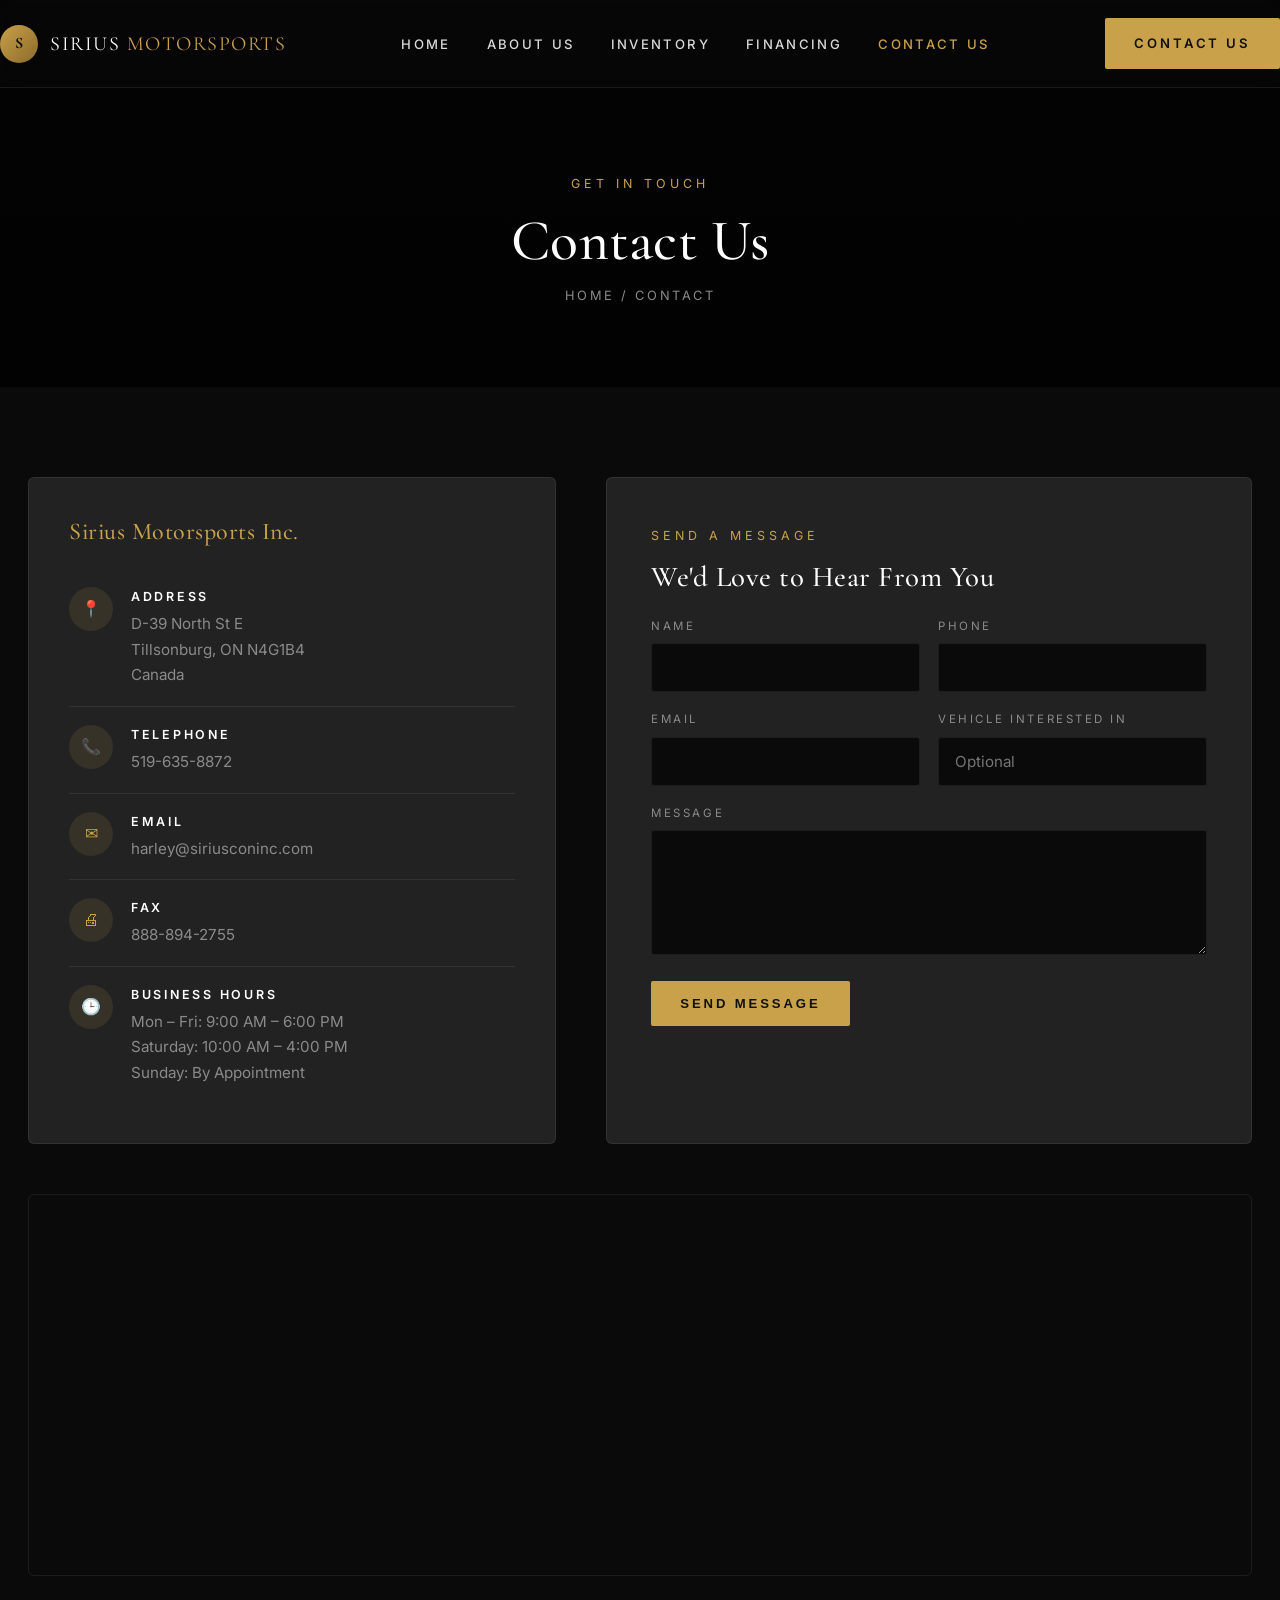
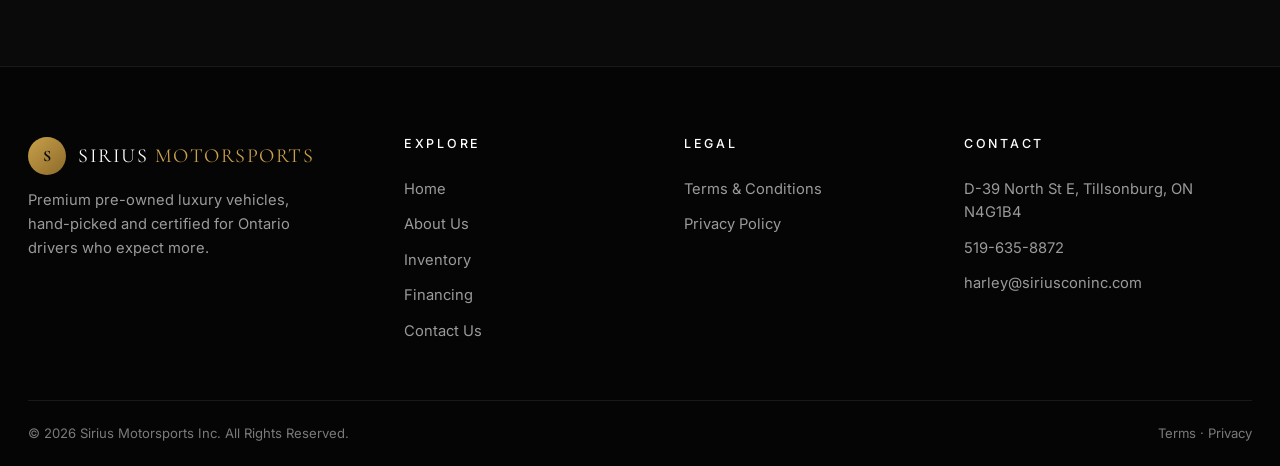
<file: html/contact.html>
<!DOCTYPE html>
<html lang="en">
<head>
<meta charset="UTF-8" />
<meta name="viewport" content="width=device-width, initial-scale=1.0" />
<title>Contact Us | Sirius Motorsports Inc. | Tillsonburg, Ontario</title>
<meta name="description" content="Contact Sirius Motorsports Inc. in Tillsonburg, Ontario. Call 519-635-8872 or email harley@siriusconinc.com for inventory and financing enquiries." />
<meta property="og:title" content="Contact Sirius Motorsports Inc." />
<meta property="og:description" content="Visit us in Tillsonburg, ON or get in touch by phone or email." />
<meta property="og:type" content="website" />
<link rel="preconnect" href="https://fonts.googleapis.com" />
<link rel="preconnect" href="https://fonts.gstatic.com" crossorigin />
<link href="https://fonts.googleapis.com/css2?family=Cormorant+Garamond:wght@400;500;600&family=Inter:wght@400;500;600;700&display=swap" rel="stylesheet" />
<link rel="stylesheet" href="assets/css/style.css" />
</head>
<body>

<header class="site-header">
  <div class="container nav-wrap">
    <a href="index.html" class="brand"><div class="brand-mark">S</div><div class="brand-name">SIRIUS <span>MOTORSPORTS</span></div></a>
    <nav><ul class="nav-links">
      <li><a href="index.html">Home</a></li><li><a href="about.html">About Us</a></li>
      <li><a href="inventory.html">Inventory</a></li><li><a href="financing.html">Financing</a></li>
      <li><a href="contact.html">Contact Us</a></li>
    </ul></nav>
    <div class="nav-cta">
      <a href="contact.html" class="btn btn-gold">Contact Us</a>
      <button class="nav-toggle" aria-label="Menu"><span></span><span></span><span></span></button>
    </div>
  </div>
</header>

<section class="page-hero">
  <div class="container">
    <span class="eyebrow">Get In Touch</span>
    <h1>Contact Us</h1>
    <div class="crumbs"><a href="index.html">Home</a> / Contact</div>
  </div>
</section>

<section class="section">
  <div class="container contact-grid">
    <div class="contact-info">
      <h3>Sirius Motorsports Inc.</h3>
      <div class="info-row">
        <div class="icon">📍</div>
        <div><strong>Address</strong><span>D-39 North St E<br/>Tillsonburg, ON N4G1B4<br/>Canada</span></div>
      </div>
      <div class="info-row">
        <div class="icon">📞</div>
        <div><strong>Telephone</strong><a href="tel:5196358872">519-635-8872</a></div>
      </div>
      <div class="info-row">
        <div class="icon">✉</div>
        <div><strong>Email</strong><a href="mailto:harley@siriusconinc.com">harley@siriusconinc.com</a></div>
      </div>
      <div class="info-row">
        <div class="icon">🖨</div>
        <div><strong>Fax</strong><span>888-894-2755</span></div>
      </div>
      <div class="info-row">
        <div class="icon">🕒</div>
        <div><strong>Business Hours</strong><span>
          Mon – Fri: 9:00 AM – 6:00 PM<br/>
          Saturday: 10:00 AM – 4:00 PM<br/>
          Sunday: By Appointment
        </span></div>
      </div>
    </div>

    <div class="form-card">
      <span class="eyebrow">Send a Message</span>
      <h2 style="font-size:1.8rem;margin-bottom:24px">We'd Love to Hear From You</h2>
      <div class="form-success">Thank you — your message has been sent. We'll respond shortly.</div>
      <form data-form action="mailto:harley@siriusconinc.com" method="post" enctype="text/plain">
        <div class="form-row">
          <div class="form-group"><label>Name</label><input type="text" name="name" required/></div>
          <div class="form-group"><label>Phone</label><input type="tel" name="phone" required/></div>
        </div>
        <div class="form-row">
          <div class="form-group"><label>Email</label><input type="email" name="email" required/></div>
          <div class="form-group"><label>Vehicle Interested In</label><input type="text" name="vehicle" placeholder="Optional"/></div>
        </div>
        <div class="form-group"><label>Message</label><textarea name="message" rows="5" required></textarea></div>
        <button type="submit" class="btn btn-gold">Send Message</button>
      </form>
    </div>
  </div>

  <div class="container">
    <div class="map-embed">
      <iframe loading="lazy" allowfullscreen
        src="https://www.google.com/maps?q=39+North+St+E,+Tillsonburg,+ON+N4G1B4&output=embed"
        title="Sirius Motorsports location"></iframe>
    </div>
  </div>
</section>

<footer class="site-footer">
  <div class="container">
    <div class="footer-grid">
      <div class="footer-brand"><div class="brand"><div class="brand-mark">S</div><div class="brand-name">SIRIUS <span>MOTORSPORTS</span></div></div>
        <p>Premium pre-owned luxury vehicles, hand-picked and certified for Ontario drivers who expect more.</p></div>
      <div><h4>Explore</h4><ul><li><a href="index.html">Home</a></li><li><a href="about.html">About Us</a></li><li><a href="inventory.html">Inventory</a></li><li><a href="financing.html">Financing</a></li><li><a href="contact.html">Contact Us</a></li></ul></div>
      <div><h4>Legal</h4><ul><li><a href="terms.html">Terms &amp; Conditions</a></li><li><a href="privacy.html">Privacy Policy</a></li></ul></div>
      <div><h4>Contact</h4><ul><li>D-39 North St E, Tillsonburg, ON N4G1B4</li><li><a href="tel:5196358872">519-635-8872</a></li><li><a href="mailto:harley@siriusconinc.com">harley@siriusconinc.com</a></li></ul></div>
    </div>
    <div class="footer-bottom"><div>© <span data-year></span> Sirius Motorsports Inc. All Rights Reserved.</div><div><a href="terms.html">Terms</a> · <a href="privacy.html">Privacy</a></div></div>
  </div>
</footer>
<script src="assets/js/main.js"></script>
</body>
</html>
</file>
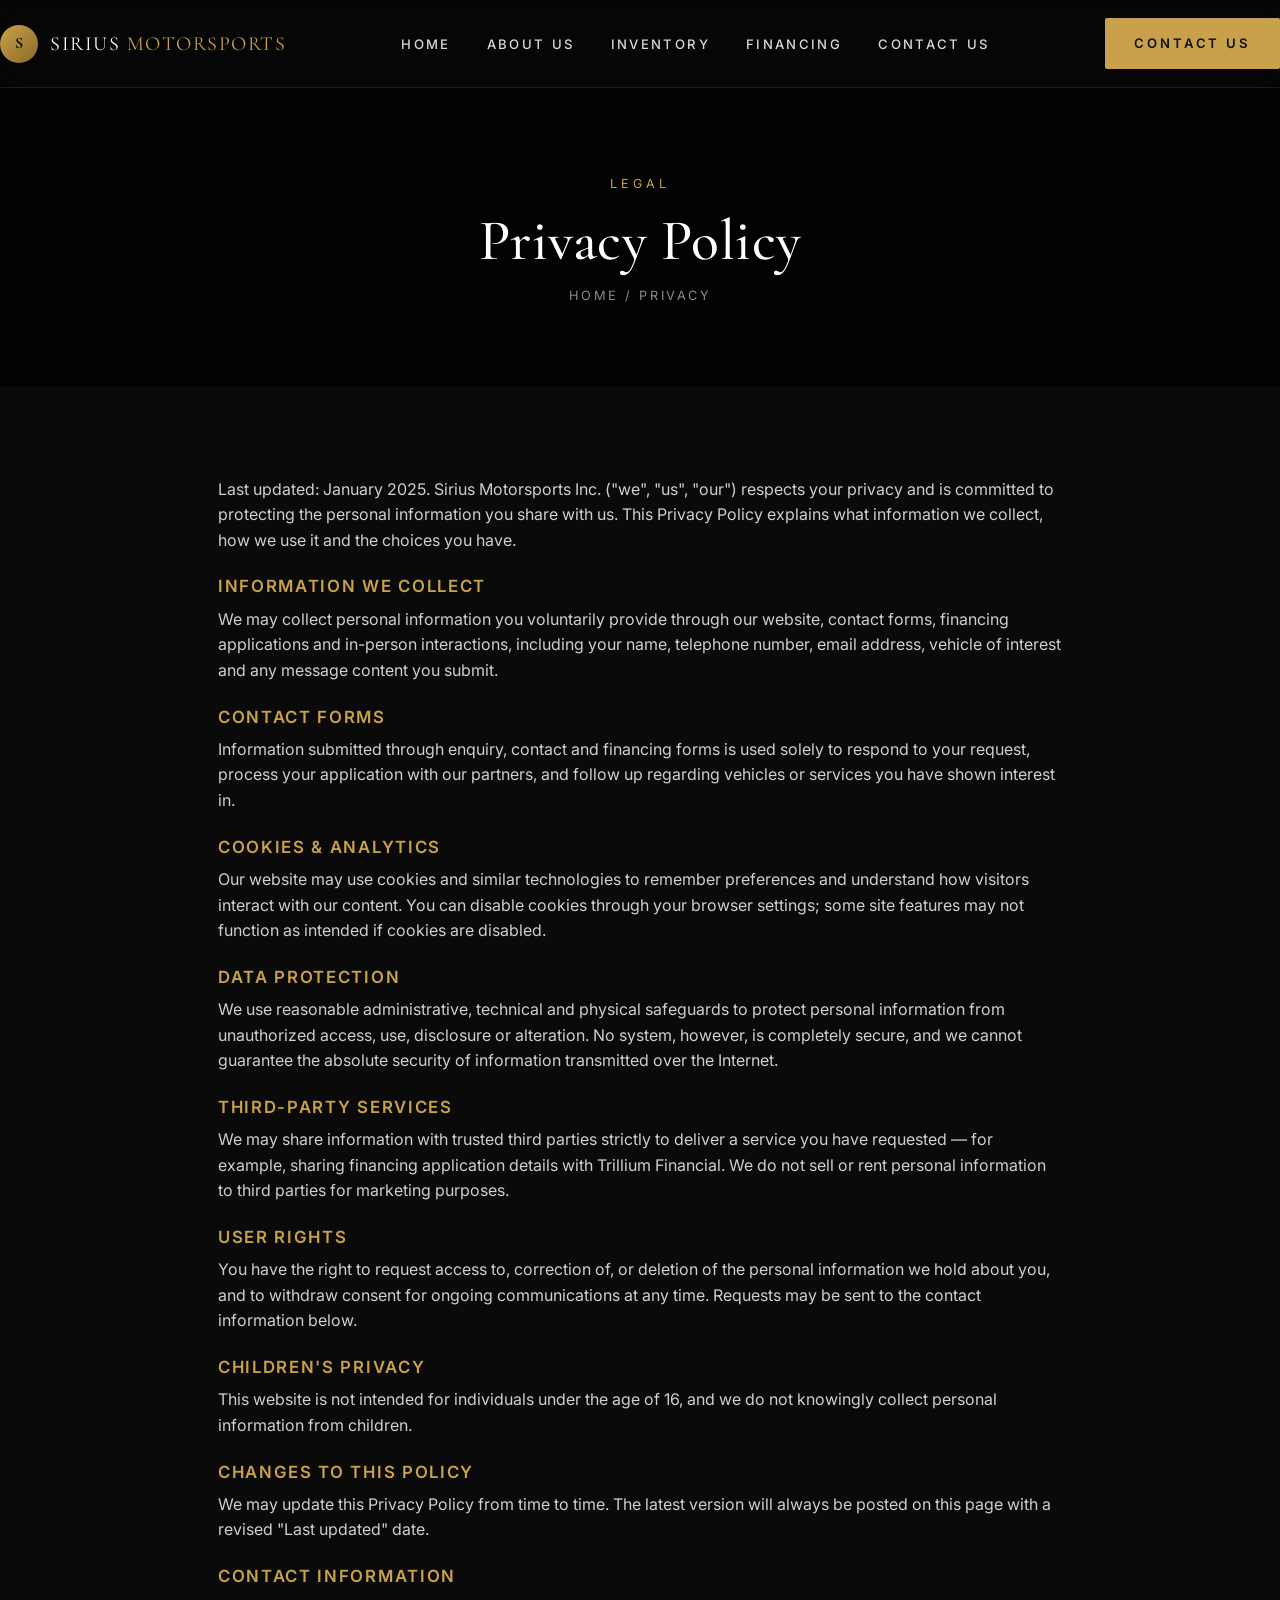
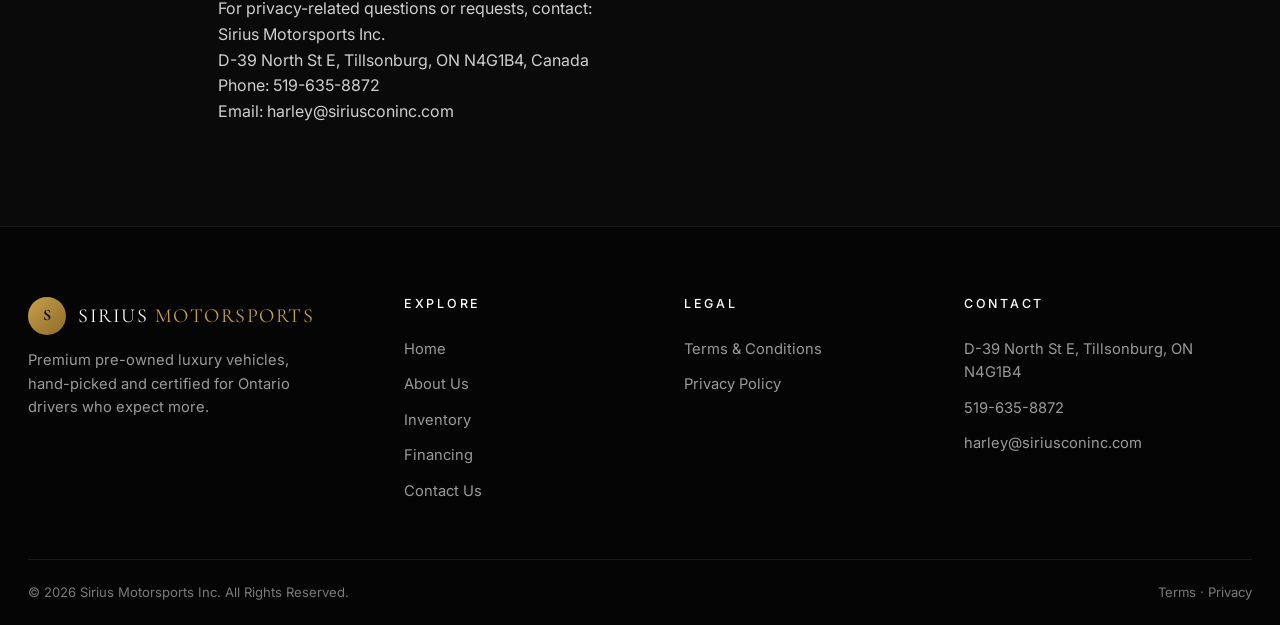
<file: html/privacy.html>
<!DOCTYPE html>
<html lang="en">
<head>
<meta charset="UTF-8" />
<meta name="viewport" content="width=device-width, initial-scale=1.0" />
<title>Privacy Policy | Sirius Motorsports Inc.</title>
<meta name="description" content="Privacy policy describing how Sirius Motorsports Inc. collects, uses and protects your personal information." />
<meta property="og:title" content="Privacy Policy | Sirius Motorsports Inc." />
<meta property="og:type" content="website" />
<link rel="preconnect" href="https://fonts.googleapis.com" />
<link rel="preconnect" href="https://fonts.gstatic.com" crossorigin />
<link href="https://fonts.googleapis.com/css2?family=Cormorant+Garamond:wght@400;500;600&family=Inter:wght@400;500;600;700&display=swap" rel="stylesheet" />
<link rel="stylesheet" href="assets/css/style.css" />
</head>
<body>

<header class="site-header">
  <div class="container nav-wrap">
    <a href="index.html" class="brand"><div class="brand-mark">S</div><div class="brand-name">SIRIUS <span>MOTORSPORTS</span></div></a>
    <nav><ul class="nav-links">
      <li><a href="index.html">Home</a></li><li><a href="about.html">About Us</a></li>
      <li><a href="inventory.html">Inventory</a></li><li><a href="financing.html">Financing</a></li>
      <li><a href="contact.html">Contact Us</a></li>
    </ul></nav>
    <div class="nav-cta">
      <a href="contact.html" class="btn btn-gold">Contact Us</a>
      <button class="nav-toggle" aria-label="Menu"><span></span><span></span><span></span></button>
    </div>
  </div>
</header>

<section class="page-hero">
  <div class="container"><span class="eyebrow">Legal</span><h1>Privacy Policy</h1>
    <div class="crumbs"><a href="index.html">Home</a> / Privacy</div></div>
</section>

<section class="section">
  <div class="container legal">
    <p>Last updated: January 2025. Sirius Motorsports Inc. ("we", "us", "our") respects your privacy and is committed to protecting the personal information you share with us. This Privacy Policy explains what information we collect, how we use it and the choices you have.</p>

    <h3>Information We Collect</h3>
    <p>We may collect personal information you voluntarily provide through our website, contact forms, financing applications and in-person interactions, including your name, telephone number, email address, vehicle of interest and any message content you submit.</p>

    <h3>Contact Forms</h3>
    <p>Information submitted through enquiry, contact and financing forms is used solely to respond to your request, process your application with our partners, and follow up regarding vehicles or services you have shown interest in.</p>

    <h3>Cookies &amp; Analytics</h3>
    <p>Our website may use cookies and similar technologies to remember preferences and understand how visitors interact with our content. You can disable cookies through your browser settings; some site features may not function as intended if cookies are disabled.</p>

    <h3>Data Protection</h3>
    <p>We use reasonable administrative, technical and physical safeguards to protect personal information from unauthorized access, use, disclosure or alteration. No system, however, is completely secure, and we cannot guarantee the absolute security of information transmitted over the Internet.</p>

    <h3>Third-Party Services</h3>
    <p>We may share information with trusted third parties strictly to deliver a service you have requested — for example, sharing financing application details with Trillium Financial. We do not sell or rent personal information to third parties for marketing purposes.</p>

    <h3>User Rights</h3>
    <p>You have the right to request access to, correction of, or deletion of the personal information we hold about you, and to withdraw consent for ongoing communications at any time. Requests may be sent to the contact information below.</p>

    <h3>Children's Privacy</h3>
    <p>This website is not intended for individuals under the age of 16, and we do not knowingly collect personal information from children.</p>

    <h3>Changes to This Policy</h3>
    <p>We may update this Privacy Policy from time to time. The latest version will always be posted on this page with a revised "Last updated" date.</p>

    <h3>Contact Information</h3>
    <p>For privacy-related questions or requests, contact:<br/>
    Sirius Motorsports Inc.<br/>
    D-39 North St E, Tillsonburg, ON N4G1B4, Canada<br/>
    Phone: <a href="tel:5196358872">519-635-8872</a><br/>
    Email: <a href="mailto:harley@siriusconinc.com">harley@siriusconinc.com</a></p>
  </div>
</section>

<footer class="site-footer">
  <div class="container">
    <div class="footer-grid">
      <div class="footer-brand"><div class="brand"><div class="brand-mark">S</div><div class="brand-name">SIRIUS <span>MOTORSPORTS</span></div></div>
        <p>Premium pre-owned luxury vehicles, hand-picked and certified for Ontario drivers who expect more.</p></div>
      <div><h4>Explore</h4><ul><li><a href="index.html">Home</a></li><li><a href="about.html">About Us</a></li><li><a href="inventory.html">Inventory</a></li><li><a href="financing.html">Financing</a></li><li><a href="contact.html">Contact Us</a></li></ul></div>
      <div><h4>Legal</h4><ul><li><a href="terms.html">Terms &amp; Conditions</a></li><li><a href="privacy.html">Privacy Policy</a></li></ul></div>
      <div><h4>Contact</h4><ul><li>D-39 North St E, Tillsonburg, ON N4G1B4</li><li><a href="tel:5196358872">519-635-8872</a></li><li><a href="mailto:harley@siriusconinc.com">harley@siriusconinc.com</a></li></ul></div>
    </div>
    <div class="footer-bottom"><div>© <span data-year></span> Sirius Motorsports Inc. All Rights Reserved.</div><div><a href="terms.html">Terms</a> · <a href="privacy.html">Privacy</a></div></div>
  </div>
</footer>
<script src="assets/js/main.js"></script>
</body>
</html>
</file>
<file: html/assets/css/style.css>
/* Sirius Motorsports Inc. - Luxury Dealership Stylesheet */
:root{
  --black:#0a0a0a;
  --charcoal:#1a1a1a;
  --charcoal-2:#222;
  --silver:#c9c9c9;
  --silver-2:#e8e8e8;
  --gold:#c9a14a;
  --gold-2:#e6c878;
  --white:#ffffff;
  --muted:#8a8a8a;
  --line:rgba(255,255,255,.08);
  --radius:6px;
  --maxw:1280px;
  --shadow:0 20px 60px rgba(0,0,0,.45);
  --fs-serif:'Cormorant Garamond', 'Playfair Display', Georgia, serif;
  --fs-sans:'Inter', 'Helvetica Neue', Arial, sans-serif;
}

*{box-sizing:border-box;margin:0;padding:0}
html{scroll-behavior:smooth}
body{
  font-family:var(--fs-sans);
  color:var(--silver-2);
  background:var(--black);
  line-height:1.6;
  -webkit-font-smoothing:antialiased;
}
img{max-width:100%;display:block}
a{color:inherit;text-decoration:none;transition:color .2s ease}
a:hover{color:var(--gold-2)}

h1,h2,h3,h4{font-family:var(--fs-serif);font-weight:500;letter-spacing:.5px;color:var(--white);line-height:1.15}
h1{font-size:clamp(2.4rem,5vw,4.4rem)}
h2{font-size:clamp(1.9rem,3.2vw,2.9rem)}
h3{font-size:1.35rem;font-family:var(--fs-sans);font-weight:600;letter-spacing:.5px}

.container{max-width:var(--maxw);margin:0 auto;padding:0 28px}
.section{padding:90px 0}
.section-dark{background:var(--charcoal)}
.eyebrow{
  display:inline-block;color:var(--gold);font-size:.78rem;
  letter-spacing:.32em;text-transform:uppercase;margin-bottom:14px;
}
.section-head{text-align:center;margin-bottom:56px}
.section-head p{color:var(--muted);max-width:620px;margin:14px auto 0}
.divider{width:60px;height:1px;background:var(--gold);margin:18px auto}

/* Buttons */
.btn{
  display:inline-flex;align-items:center;gap:10px;
  padding:14px 28px;font-size:.82rem;letter-spacing:.22em;
  text-transform:uppercase;font-weight:600;
  border:1px solid transparent;border-radius:2px;
  cursor:pointer;transition:all .25s ease;
}
.btn-gold{background:var(--gold);color:#111}
.btn-gold:hover{background:var(--gold-2);color:#111;transform:translateY(-2px)}
.btn-outline{background:transparent;color:var(--white);border-color:rgba(255,255,255,.4)}
.btn-outline:hover{border-color:var(--gold);color:var(--gold)}
.btn-dark{background:var(--black);color:var(--white);border-color:var(--black)}
.btn-dark:hover{background:var(--gold);border-color:var(--gold);color:#111}

/* Header */
.site-header{
  position:fixed;top:0;left:0;right:0;z-index:100;
  background:rgba(10,10,10,.55);backdrop-filter:blur(10px);
  border-bottom:1px solid var(--line);
  transition:background .3s ease, padding .3s ease;
}
.site-header.scrolled{background:rgba(10,10,10,.95);border-bottom-color:rgba(201,161,74,.2)}
.nav-wrap{display:flex;align-items:center;justify-content:space-between;padding:18px 0}
.brand{display:flex;align-items:center;gap:12px}
.brand-mark{
  width:38px;height:38px;border-radius:50%;
  background:linear-gradient(135deg,var(--gold),#8c6a2a);
  display:grid;place-items:center;color:#0a0a0a;font-weight:800;font-family:var(--fs-serif);
}
.brand-name{font-family:var(--fs-serif);color:#fff;font-size:1.25rem;letter-spacing:1.5px}
.brand-name span{color:var(--gold)}
.nav-links{display:flex;gap:36px;align-items:center;list-style:none}
.nav-links a{font-size:.82rem;letter-spacing:.18em;text-transform:uppercase;color:#d8d8d8;font-weight:500}
.nav-links a.active{color:var(--gold)}
.nav-cta{display:flex;gap:14px;align-items:center}
.nav-toggle{display:none;background:none;border:none;color:#fff;cursor:pointer;width:40px;height:40px}
.nav-toggle span{display:block;width:24px;height:2px;background:#fff;margin:5px auto;transition:.3s}

/* Hero */
.hero{
  position:relative;min-height:100vh;display:flex;align-items:center;
  background:linear-gradient(rgba(0,0,0,.55),rgba(0,0,0,.75)),
    url('https://images.unsplash.com/photo-1549399542-7e3f8b79c341?auto=format&fit=crop&w=1920&q=80') center/cover no-repeat;
  color:#fff;padding-top:90px;
}
.hero-inner{max-width:780px}
.hero h1{font-size:clamp(2.6rem,5.8vw,5.2rem);margin-bottom:22px}
.hero h1 em{font-style:normal;color:var(--gold)}
.hero p{font-size:1.15rem;color:#d8d8d8;max-width:560px;margin-bottom:36px}
.hero-actions{display:flex;gap:16px;flex-wrap:wrap}
.hero-stats{
  position:absolute;bottom:0;left:0;right:0;
  background:rgba(0,0,0,.6);border-top:1px solid var(--line);
  backdrop-filter:blur(8px);
}
.hero-stats .row{display:grid;grid-template-columns:repeat(4,1fr);text-align:center}
.hero-stats .stat{padding:22px 14px;border-right:1px solid var(--line)}
.hero-stats .stat:last-child{border-right:none}
.hero-stats .num{font-family:var(--fs-serif);color:var(--gold);font-size:1.8rem}
.hero-stats .lbl{font-size:.72rem;letter-spacing:.22em;text-transform:uppercase;color:#bdbdbd}

/* Page hero (sub pages) */
.page-hero{
  padding:170px 0 80px;
  background:linear-gradient(rgba(0,0,0,.7),rgba(0,0,0,.8)),
    url('https://images.unsplash.com/photo-1492144534655-ae79c964c9d7?auto=format&fit=crop&w=1920&q=80') center/cover no-repeat;
  text-align:center;
}
.page-hero h1{font-size:clamp(2.2rem,4.5vw,3.6rem)}
.crumbs{color:var(--muted);font-size:.8rem;letter-spacing:.2em;text-transform:uppercase;margin-top:12px}
.crumbs a:hover{color:var(--gold)}

/* Features */
.features{display:grid;grid-template-columns:repeat(4,1fr);gap:24px}
.feature{
  background:var(--charcoal-2);border:1px solid var(--line);
  padding:36px 28px;border-radius:var(--radius);
  transition:transform .3s ease, border-color .3s ease;
  text-align:left;position:relative;overflow:hidden;
}
.feature:hover{transform:translateY(-6px);border-color:rgba(201,161,74,.4)}
.feature::before{
  content:'';position:absolute;left:0;top:0;height:3px;width:0;
  background:var(--gold);transition:width .3s ease;
}
.feature:hover::before{width:100%}
.feature .icon{
  width:54px;height:54px;border-radius:50%;
  background:rgba(201,161,74,.12);color:var(--gold);
  display:grid;place-items:center;margin-bottom:22px;font-size:1.4rem;
}
.feature h3{color:#fff;margin-bottom:10px;font-size:1.1rem}
.feature p{color:var(--muted);font-size:.95rem}

/* Inventory grid */
.inventory-grid{display:grid;grid-template-columns:repeat(3,1fr);gap:28px}
.vehicle-card{
  background:var(--charcoal-2);border:1px solid var(--line);
  border-radius:var(--radius);overflow:hidden;
  transition:transform .35s ease, box-shadow .35s ease;
  display:flex;flex-direction:column;
}
.vehicle-card:hover{transform:translateY(-6px);box-shadow:var(--shadow)}
.vehicle-img{position:relative;aspect-ratio:16/10;overflow:hidden;background:#000}
.vehicle-img img{width:100%;height:100%;object-fit:cover;transition:transform .6s ease}
.vehicle-card:hover .vehicle-img img{transform:scale(1.06)}
.badge{
  position:absolute;top:14px;left:14px;
  padding:6px 14px;font-size:.7rem;letter-spacing:.18em;text-transform:uppercase;
  font-weight:700;border-radius:2px;
}
.badge-sold{background:#b3261e;color:#fff}
.badge-available{background:var(--gold);color:#111}
.vehicle-body{padding:22px;display:flex;flex-direction:column;flex:1}
.vehicle-title{font-family:var(--fs-sans);font-size:1rem;font-weight:600;color:#fff;letter-spacing:.5px;margin-bottom:6px;min-height:48px}
.vehicle-sub{font-size:.78rem;color:var(--gold);letter-spacing:.18em;text-transform:uppercase;margin-bottom:14px}
.vehicle-price{font-family:var(--fs-serif);font-size:1.7rem;color:#fff;margin-bottom:18px;border-bottom:1px solid var(--line);padding-bottom:16px}
.vehicle-price small{color:var(--muted);font-size:.7rem;letter-spacing:.18em;margin-left:8px;font-family:var(--fs-sans)}
.spec-grid{display:grid;grid-template-columns:1fr 1fr;gap:10px 16px;font-size:.82rem;margin-bottom:20px}
.spec-grid .k{color:var(--muted);text-transform:uppercase;font-size:.68rem;letter-spacing:.16em;display:block;margin-bottom:2px}
.spec-grid .v{color:#e8e8e8}
.vehicle-card .btn{margin-top:auto;justify-content:center}

/* Showcase split */
.split{display:grid;grid-template-columns:1fr 1fr;gap:60px;align-items:center}
.split img{border-radius:var(--radius);box-shadow:var(--shadow)}
.split h2{margin-bottom:16px}
.split p{color:var(--muted);margin-bottom:14px}
.split ul{list-style:none;margin-top:18px}
.split ul li{padding:10px 0;border-bottom:1px solid var(--line);color:#d8d8d8;display:flex;gap:12px;align-items:center}
.split ul li::before{content:'✓';color:var(--gold);font-weight:700}

/* CTA Strip */
.cta-strip{
  background:linear-gradient(135deg,rgba(201,161,74,.95),rgba(140,106,42,.95)),
    url('https://images.unsplash.com/photo-1503376780353-7e6692767b70?auto=format&fit=crop&w=1920&q=80') center/cover no-repeat;
  padding:70px 0;text-align:center;color:#0a0a0a;
}
.cta-strip h2{color:#0a0a0a;margin-bottom:8px}
.cta-strip p{color:#1a1a1a;margin-bottom:24px}

/* Forms */
.form-card{
  background:var(--charcoal-2);border:1px solid var(--line);
  padding:44px;border-radius:var(--radius);
}
.form-row{display:grid;grid-template-columns:1fr 1fr;gap:18px}
.form-group{margin-bottom:18px}
.form-group label{
  display:block;font-size:.72rem;letter-spacing:.22em;
  text-transform:uppercase;color:var(--muted);margin-bottom:8px;
}
.form-group input, .form-group select, .form-group textarea{
  width:100%;padding:14px 16px;background:var(--black);
  border:1px solid var(--line);border-radius:3px;color:#fff;
  font-family:inherit;font-size:.95rem;transition:border-color .2s;
}
.form-group input:focus, .form-group select:focus, .form-group textarea:focus{
  outline:none;border-color:var(--gold);
}
.form-group textarea{resize:vertical;min-height:120px}
.form-success{
  display:none;padding:14px 18px;background:rgba(201,161,74,.15);
  border:1px solid var(--gold);color:var(--gold-2);border-radius:3px;margin-bottom:18px;
}
.form-success.show{display:block}

/* Search bar */
.search-bar{
  display:flex;gap:14px;margin-bottom:40px;flex-wrap:wrap;
  background:var(--charcoal-2);padding:18px;border-radius:var(--radius);
  border:1px solid var(--line);
}
.search-bar input, .search-bar select{
  flex:1;min-width:180px;padding:13px 16px;background:var(--black);
  border:1px solid var(--line);color:#fff;border-radius:3px;font-family:inherit;
}
.search-bar input:focus, .search-bar select:focus{outline:none;border-color:var(--gold)}

/* About */
.about-grid{display:grid;grid-template-columns:1.1fr .9fr;gap:60px;align-items:start}
.about-grid p{margin-bottom:18px;color:#cfcfcf}
.value-list{display:grid;grid-template-columns:1fr 1fr;gap:18px;margin-top:30px}
.value-list .v-item{padding:18px;border:1px solid var(--line);border-radius:4px;background:var(--charcoal-2)}
.value-list h4{color:var(--gold);font-size:.8rem;letter-spacing:.22em;text-transform:uppercase;margin-bottom:8px;font-family:var(--fs-sans);font-weight:600}

/* Financing */
.fin-hero-card{
  background:linear-gradient(135deg,var(--charcoal-2),#111);
  border:1px solid rgba(201,161,74,.2);
  padding:60px;border-radius:var(--radius);text-align:center;
  background-image:linear-gradient(135deg,rgba(20,20,20,.92),rgba(10,10,10,.92)),
    url('https://images.unsplash.com/photo-1554224155-6726b3ff858f?auto=format&fit=crop&w=1600&q=80');
  background-size:cover;background-position:center;
}
.fin-rate{font-family:var(--fs-serif);font-size:clamp(3rem,7vw,5.5rem);color:var(--gold);line-height:1;margin:20px 0}
.fin-rate small{font-size:1rem;color:#fff;letter-spacing:.22em;text-transform:uppercase;font-family:var(--fs-sans);display:block;margin-top:8px}

.benefits-grid{display:grid;grid-template-columns:repeat(4,1fr);gap:24px;margin-top:50px}
.benefit{background:var(--charcoal-2);padding:30px;border-radius:var(--radius);text-align:center;border:1px solid var(--line)}
.benefit .icon{font-size:1.8rem;color:var(--gold);margin-bottom:14px}

/* Contact */
.contact-grid{display:grid;grid-template-columns:.9fr 1.1fr;gap:50px}
.contact-info{background:var(--charcoal-2);padding:40px;border:1px solid var(--line);border-radius:var(--radius)}
.contact-info h3{font-family:var(--fs-serif);font-weight:500;color:var(--gold);margin-bottom:24px;font-size:1.5rem}
.info-row{display:flex;gap:18px;padding:18px 0;border-bottom:1px solid var(--line)}
.info-row:last-child{border-bottom:none}
.info-row .icon{
  flex-shrink:0;width:44px;height:44px;border-radius:50%;
  background:rgba(201,161,74,.12);color:var(--gold);
  display:grid;place-items:center;font-size:1rem;
}
.info-row strong{display:block;color:#fff;font-size:.78rem;letter-spacing:.22em;text-transform:uppercase;margin-bottom:4px;font-weight:600}
.info-row span,.info-row a{color:var(--muted);font-size:.95rem}
.map-embed{margin-top:50px;border-radius:var(--radius);overflow:hidden;border:1px solid var(--line)}
.map-embed iframe{width:100%;height:380px;border:0;display:block;filter:grayscale(.6) contrast(1.1)}

/* Legal pages */
.legal{max-width:900px;margin:0 auto}
.legal h2{margin:36px 0 14px;font-size:1.6rem}
.legal h3{margin:24px 0 10px;color:var(--gold);font-size:1.05rem;font-weight:600;letter-spacing:.1em;text-transform:uppercase}
.legal p, .legal li{color:#cfcfcf;margin-bottom:12px}
.legal ul{padding-left:22px}

/* Footer */
.site-footer{background:#050505;border-top:1px solid var(--line);padding:70px 0 0}
.footer-grid{display:grid;grid-template-columns:1.4fr 1fr 1fr 1.2fr;gap:40px;padding-bottom:50px}
.footer-grid h4{
  color:#fff;font-family:var(--fs-sans);font-size:.78rem;
  letter-spacing:.22em;text-transform:uppercase;margin-bottom:20px;
}
.footer-grid p, .footer-grid li, .footer-grid a{color:#9a9a9a;font-size:.92rem}
.footer-grid ul{list-style:none}
.footer-grid li{padding:6px 0}
.footer-grid a:hover{color:var(--gold)}
.footer-brand p{margin-top:14px;max-width:300px}
.footer-bottom{
  border-top:1px solid var(--line);padding:22px 0;
  display:flex;justify-content:space-between;align-items:center;flex-wrap:wrap;gap:10px;
  font-size:.82rem;color:#7a7a7a;
}

/* Responsive */
@media (max-width:1024px){
  .features,.benefits-grid{grid-template-columns:repeat(2,1fr)}
  .inventory-grid{grid-template-columns:repeat(2,1fr)}
  .footer-grid{grid-template-columns:1fr 1fr}
  .split,.about-grid,.contact-grid{grid-template-columns:1fr;gap:40px}
}
@media (max-width:760px){
  .nav-links{
    position:fixed;top:75px;right:-100%;flex-direction:column;
    background:rgba(10,10,10,.98);width:75%;height:calc(100vh - 75px);
    padding:40px 30px;gap:24px;align-items:flex-start;
    transition:right .3s ease;border-left:1px solid var(--line);
  }
  .nav-links.open{right:0}
  .nav-toggle{display:block}
  .nav-cta .btn{display:none}
  .features,.inventory-grid,.benefits-grid,.footer-grid,.form-row,.value-list,.hero-stats .row{grid-template-columns:1fr}
  .hero-stats .stat{border-right:none;border-bottom:1px solid var(--line)}
  .section{padding:60px 0}
  .form-card,.fin-hero-card{padding:28px}
}
</file>
